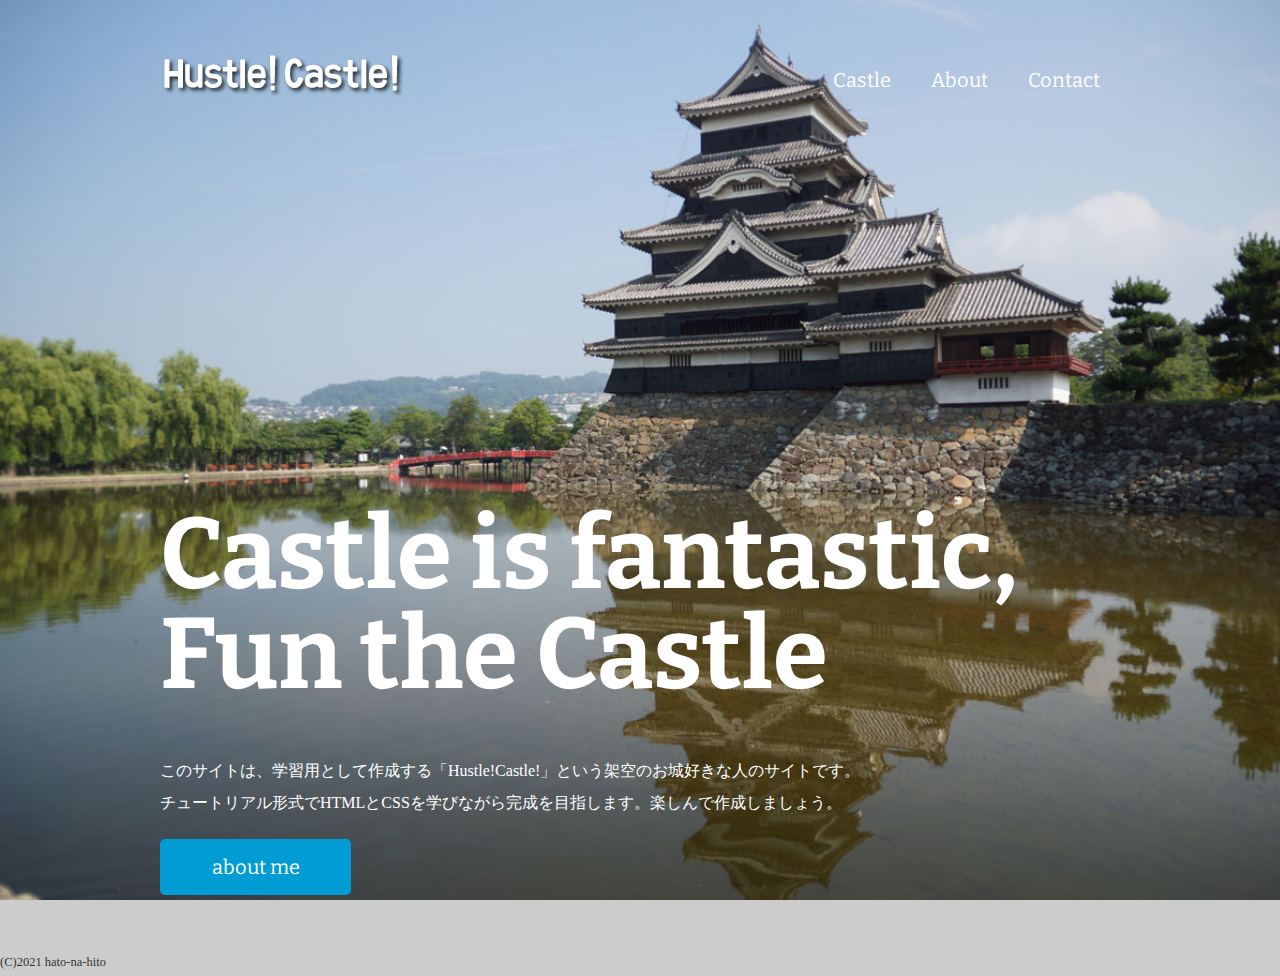
<file: catsle-hp/index.html>
<!DOCTYPE html>
<html lang="ja">
<head>
    <meta charset="UTF-8">
    <meta http-equiv="X-UA-Compatible" content="IE=edge">
    <meta name="viewport" content="width=device-width, initial-scale=1.0">
    <title>Hustle!Catsule! |お城大好き「はとなひと」のお城に関するウェブサイト</title>
    <link rel="preconnect" href="https://fonts.gstatic.com">
<link href="https://fonts.googleapis.com/css2?family=Bitter:wght@700&display=swap" rel="stylesheet">
    <link href="css/style.css" rel="stylesheet">
</head>
<!-- <body id="common"> -->
<body id="index">

<!--headerはじまり-->
<header>
    <div class="logo">
        <a href="index.html"><img src="images/logo.png" alt="Hustle! Castle!"></a>
    </div>
    <nav>
        <ul class="global-nav">
            <li><a href="castle.html">Castle</a></li>
            <li><a href="about.html">About</a></li>
            <li><a href="contact.html">Contact</a></li>
        </ul>
    </nav>
</header>
<!--headerおわり-->

<!--wrapはじまり-->
<div id="wrap">
    <div class="content">
        <h1>Castle is fantastic, Fun the Castle</h1>
        <p>このサイトは、学習用として作成する「Hustle!Castle!」という架空のお城好きな人のサイトです。
            <br>チュートリアル形式でHTMLとCSSを学びながら完成を目指します。楽しんで作成しましょう。</p>
        <p class="btn"><a href="about.html">about me</a></p>
    </div>
</div>
<!--wrapおわり-->

<!--footerはじまり-->
<div id="footer">
    <small>(C)2021 hato-na-hito</small>
</div>
<!--footerおわり-->

</body>
</html>
</file>
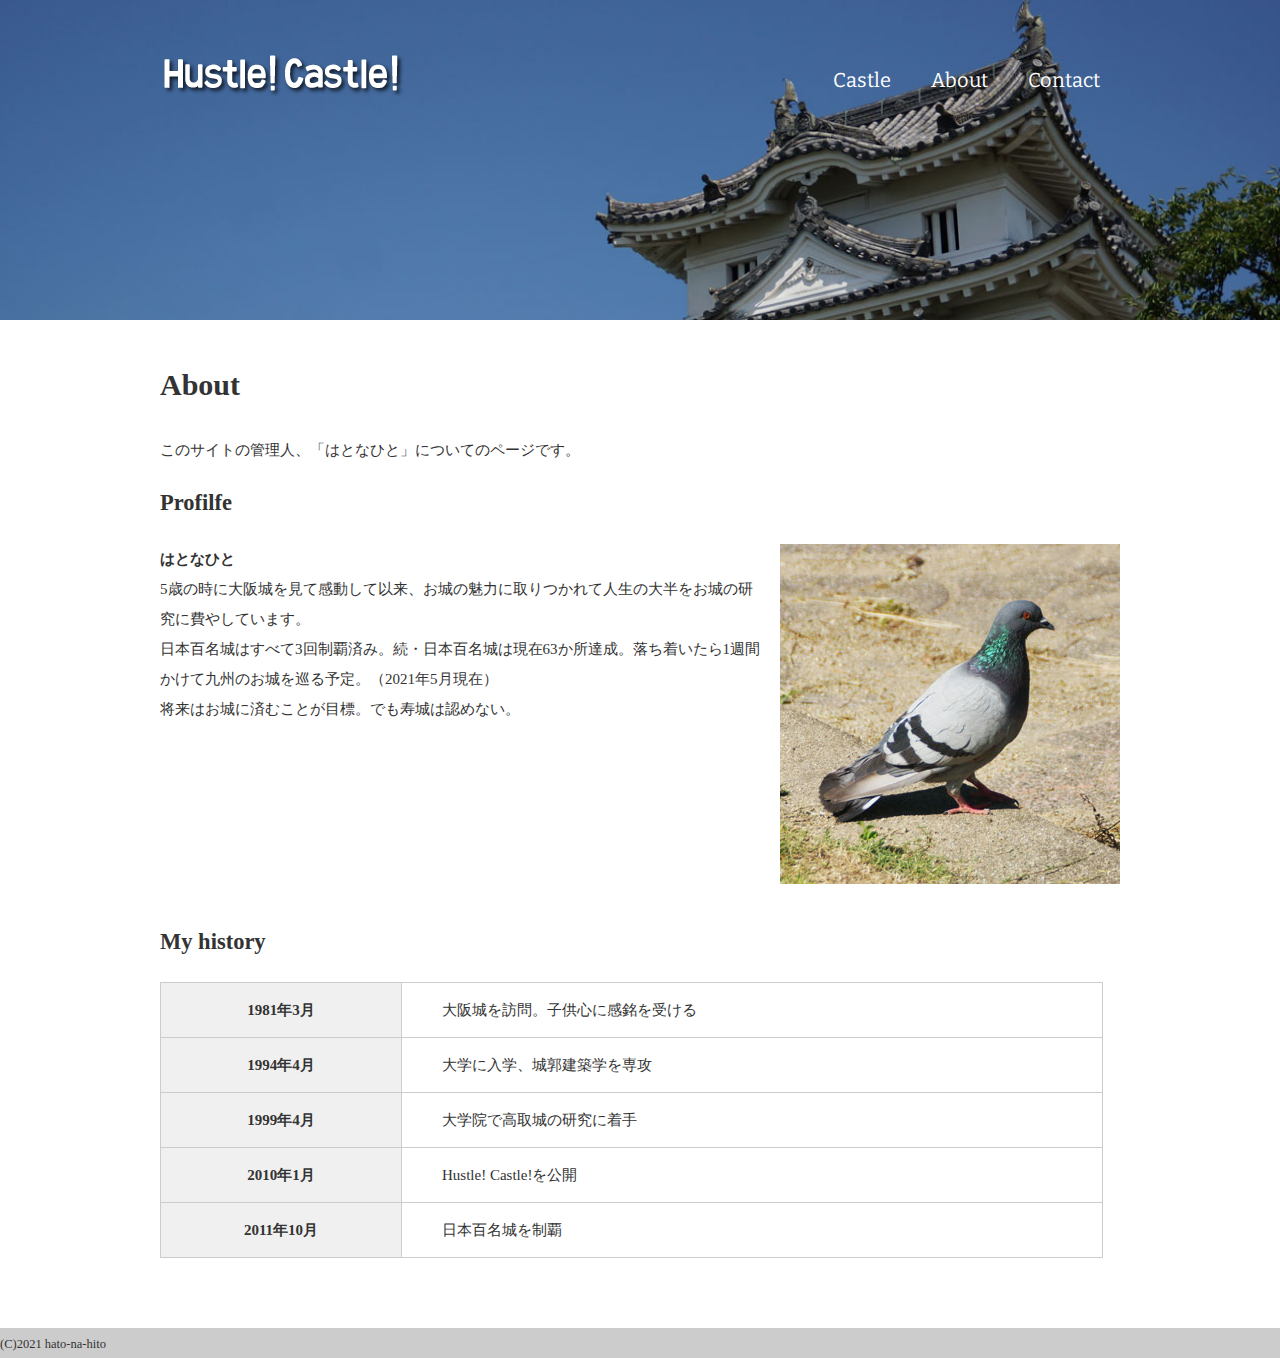
<file: catsle-hp/about.html>
<!DOCTYPE html>
<html lang="ja">
<head>
    <meta charset="UTF-8">
    <meta http-equiv="X-UA-Compatible" content="IE=edge">
    <meta name="viewport" content="width=device-width, initial-scale=1.0">
    <title>About | Hustle!Catsule!</title>
    <link rel="preconnect" href="https://fonts.gstatic.com">
    <link href="https://fonts.googleapis.com/css2?family=Bitter:wght@700&display=swap" rel="stylesheet">
    <link href="css/style.css" rel="stylesheet">
</head>
<!-- <body id="common"> -->
<body id="about">

<!--headerはじまり-->
<header>
    <div class="logo">
        <a href="index.html"><img src="images/logo.png" alt="Hustle! Castle!"></a>
    </div>
    <nav>
        <ul class="global-nav">
            <li><a href="castle.html">Castle</a></li>
            <li><a href="about.html">About</a></li>
            <li><a href="contact.html">Contact</a></li>
        </ul>
    </nav>
</header>
<!--headerおわり-->

<!--wrapはじまり-->
<div id="wrap">
    <div class="content">
        <div class="main-center">
            <h1>About</h1>
            <p>このサイトの管理人、「はとなひと」についてのページです。</p>
            <section class="profile">
                <div class="profile-txt">
                    <h2 class="icon">Profilfe</h2>
                    <div class="profile-box">
                        <p><span>はとなひと</span><br>5歳の時に大阪城を見て感動して以来、お城の魅力に取りつかれて人生の大半をお城の研究に費やしています。<br>
                            日本百名城はすべて3回制覇済み。続・日本百名城は現在63か所達成。落ち着いたら1週間かけて九州のお城を巡る予定。（2021年5月現在）<br>
                            将来はお城に済むことが目標。でも寿城は認めない。</p>
                        <img src="images/about-profile.jpg" alt="はと" class="profile-image">
                    </div>
                </div>
            </section>
            <section class="career">
                <h2 class="icon">My history</h2>
                <table>
                    <tbody>
                        <tr>
                            <th>1981年3月</th>
                            <td>大阪城を訪問。子供心に感銘を受ける</td>
                        </tr>
                        <tr>
                            <th>1994年4月</th>
                            <td>大学に入学、城郭建築学を専攻</td>
                        </tr>
                        <tr>
                            <th>1999年4月</th>
                            <td>大学院で高取城の研究に着手</td>
                        </tr>
                        <tr>
                            <th>2010年1月</th>
                            <td>Hustle! Castle!を公開</td>
                        </tr>
                        <tr>
                            <th>2011年10月</th>
                            <td>日本百名城を制覇</td>
                        </tr>
                    </tbody>
                </table>
            </section>
        </div>
    </div>
</div>
<!--wrapおわり-->

<!--footerはじまり-->
<div id="footer">
    <small>(C)2021 hato-na-hito</small>
</div>
<!--footerおわり-->

</body>
</html>
</file>
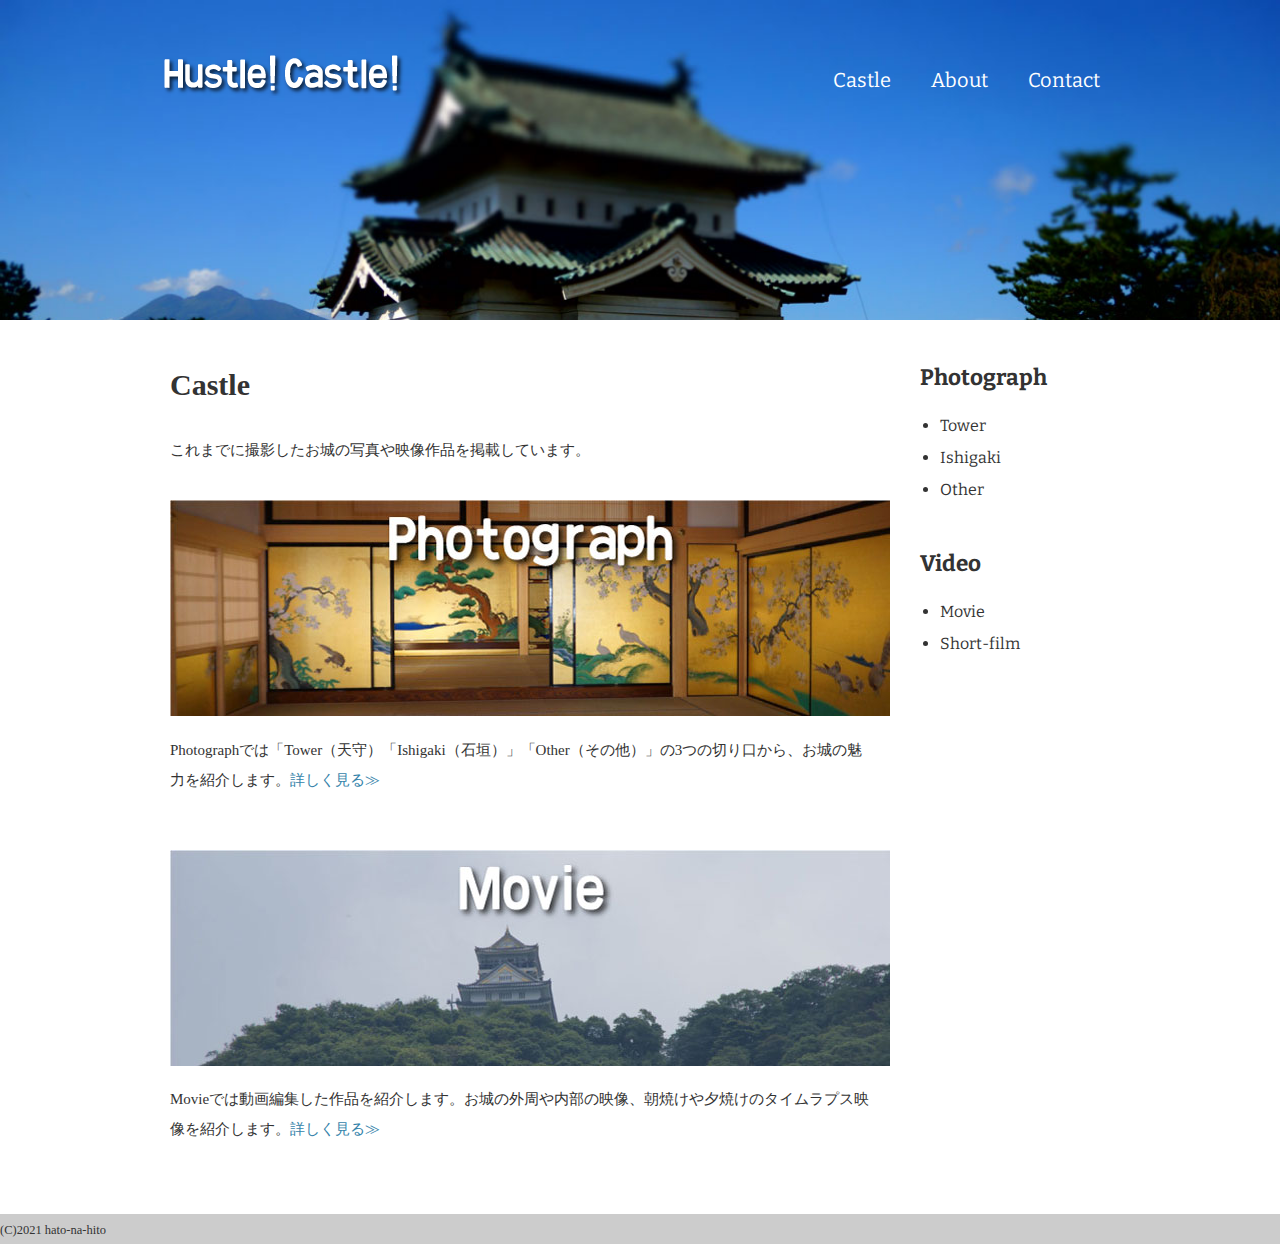
<file: catsle-hp/castle.html>
<!DOCTYPE html>
<html lang="ja">
<head>
    <meta charset="UTF-8">
    <meta http-equiv="X-UA-Compatible" content="IE=edge">
    <meta name="viewport" content="width=device-width, initial-scale=1.0">
    <title>Castle | Hustle!Catsule! |お城大好き「はとなひと」のお城に関するウェブサイト</title>
    <link rel="preconnect" href="https://fonts.gstatic.com">
<link href="https://fonts.googleapis.com/css2?family=Bitter:wght@700&display=swap" rel="stylesheet">
    <link href="css/style.css" rel="stylesheet">
</head>
<!-- <body id="common"> -->
<body id="castle">

<!--headerはじまり-->
<header>
    <div class="logo">
        <a href="index.html"><img src="images/logo.png" alt="Hustle! Castle!"></a>
    </div>
    <nav>
        <ul class="global-nav">
            <li><a href="castle.html">Castle</a></li>
            <li><a href="about.html">About</a></li>
            <li><a href="contact.html">Contact</a></li>
        </ul>
    </nav>
</header>
<!--headerおわり-->

<!--wrapはじまり-->
<div id="wrap">
    <div class="content castle-box">
        <div class="main">
            <h1>Castle</h1>
            <p>これまでに撮影したお城の写真や映像作品を掲載しています。</p>
            <section>
                <h2><a href="photograph.html"><img src="images/portfolio-photo.jpg" alt="PHOTOGRAPH"></a></h2>
                <p>Photographでは「Tower（天守）「Ishigaki（石垣）」「Other（その他）」の3つの切り口から、お城の魅力を紹介します。<a href="photograph.html">詳しく見る≫</a></p>
            </section>
            
            <section>
                <h2><a href="video.html"><img src="images/portfolio-video.jpg" alt="VIDEO"></a></h2>
                <p>Movieでは動画編集した作品を紹介します。お城の外周や内部の映像、朝焼けや夕焼けのタイムラプス映像を紹介します。<a href="video.html">詳しく見る≫</a></p>
            </section>
        </div>
        <aside class="sidebar">
            <section>
                <h2>Photograph</h2>
                <ul>
                    <li><a href="photograph.html#tower">Tower</a></li>
                    <li><a href="photograph.html#ishigaki">Ishigaki</a></li>
                    <li><a href="photograph.html#other">Other</a></li>
                </ul>
            </section>

            <section>
                <h2>Video</h2>
                <ul>
                    <li><a href="video.html#movie">Movie</a></li>
                    <li><a href="video.html#short-film">Short-film</a></li>
                </ul>
            </section>
        </aside>
    </div>
</div>
<!--wrapおわり-->

<!--footerはじまり-->
<div id="footer">
    <small>(C)2021 hato-na-hito</small>
</div>
<!--footerおわり-->

</body>
</html>
</file>
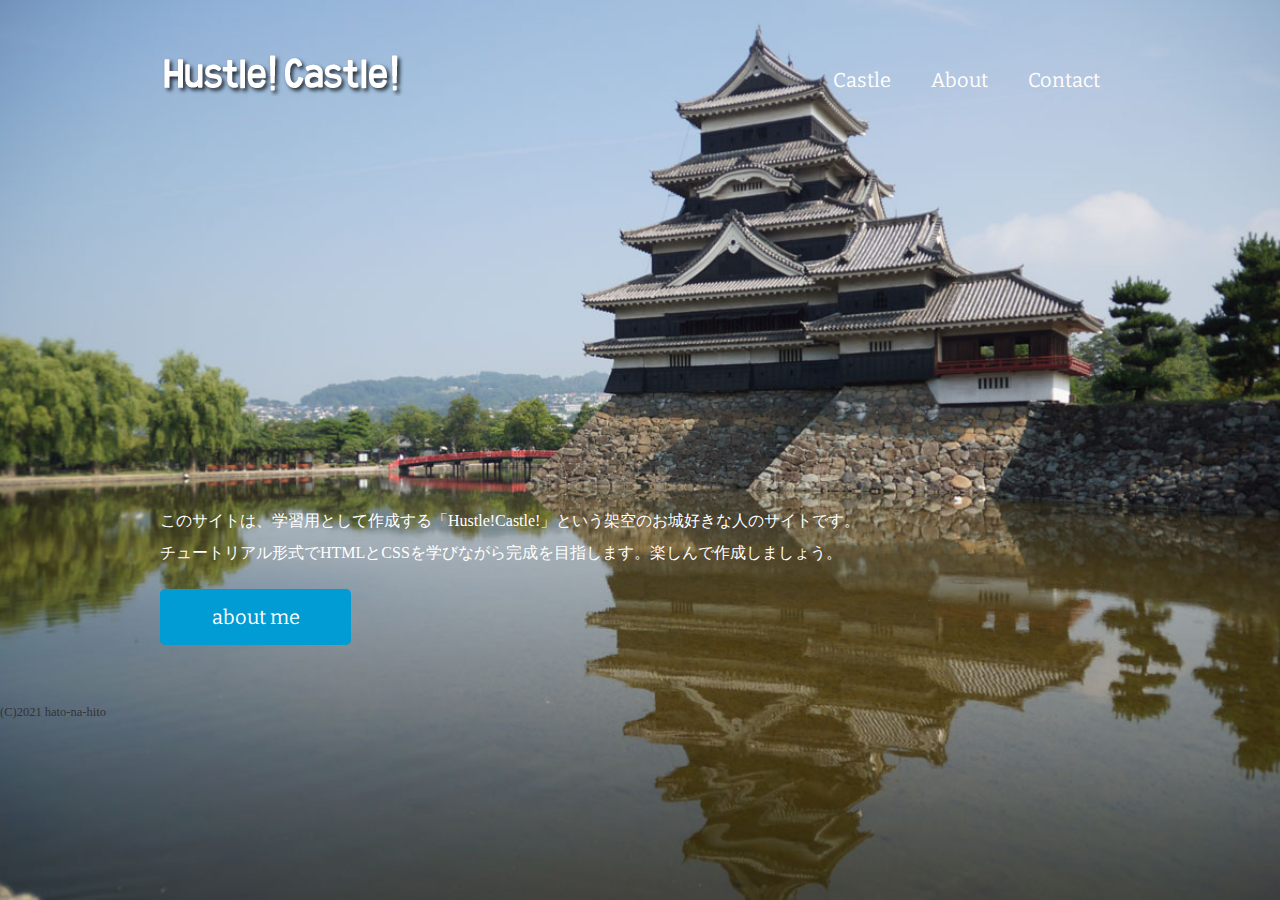
<file: catsle-hp/common.html>
<!DOCTYPE html>
<html lang="ja">
<head>
    <meta charset="UTF-8">
    <meta http-equiv="X-UA-Compatible" content="IE=edge">
    <meta name="viewport" content="width=device-width, initial-scale=1.0">
    <title>Hustle!Catsule! |お城大好き「はとなひと」のお城に関するウェブサイト</title>
    <link rel="preconnect" href="https://fonts.gstatic.com">
    <link href="https://fonts.googleapis.com/css2?family=Bitter:wght@700&display=swap" rel="stylesheet">
    <link href="css/style.css" rel="stylesheet">
</head>
<!-- <body id="common"> -->
<body id="index">

<!--headerはじまり-->
<header>
    <div class="logo">
        <a href="index.html"><img src="images/logo.png" alt="Hustle! Castle!"></a>
    </div>
    <nav>
        <ul class="global-nav">
            <li><a href="castle.html">Castle</a></li>
            <li><a href="about.html">About</a></li>
            <li><a href="contact.html">Contact</a></li>
        </ul>
    </nav>
</header>
<!--headerおわり-->

<!--wrapはじまり-->
<div id="wrap">
    <div class="content">
        <p>このサイトは、学習用として作成する「Hustle!Castle!」という架空のお城好きな人のサイトです。
            <br>チュートリアル形式でHTMLとCSSを学びながら完成を目指します。楽しんで作成しましょう。</p>
        <p class="btn"><a href="about.html">about me</a></p>
    </div>
</div>
<!--wrapおわり-->

<!--footerはじまり-->
<div id="footer">
    <small>(C)2021 hato-na-hito</small>
</div>
<!--footerおわり-->

</body>
</html>
</file>
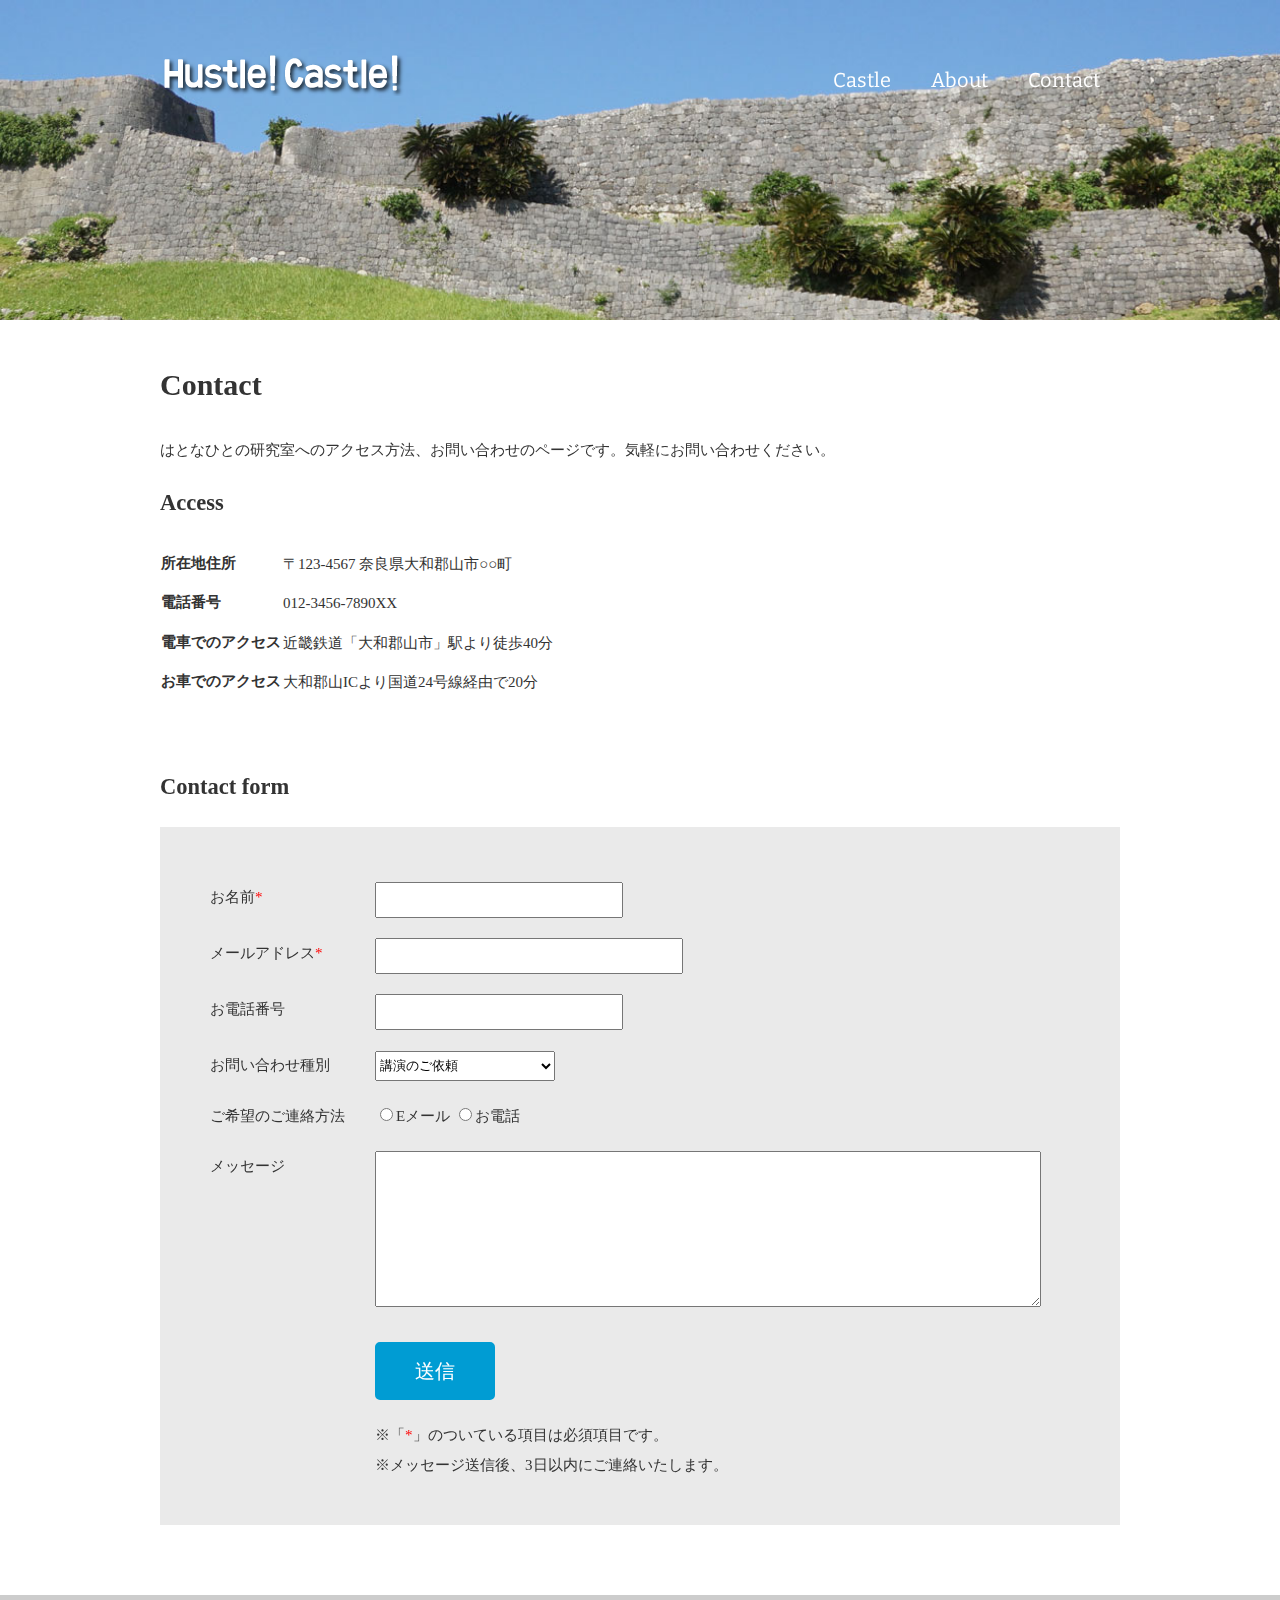
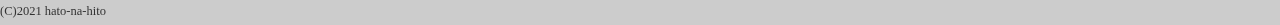
<file: catsle-hp/contact.html>
<!DOCTYPE html>
<html lang="ja">
<head>
    <meta charset="UTF-8">
    <meta http-equiv="X-UA-Compatible" content="IE=edge">
    <meta name="viewport" content="width=device-width, initial-scale=1.0">
    <title>Contact | Hustle!Catsule!</title>
    <link rel="preconnect" href="https://fonts.gstatic.com">
    <link href="https://fonts.googleapis.com/css2?family=Bitter:wght@700&display=swap" rel="stylesheet">
    <link href="css/style.css" rel="stylesheet">
</head>
<!-- <body id="common"> -->
<body id="contact">

<!--headerはじまり-->
<header>
    <div class="logo">
        <a href="index.html"><img src="images/logo.png" alt="Hustle! Castle!"></a>
    </div>
    <nav>
        <ul class="global-nav">
            <li><a href="castle.html">Castle</a></li>
            <li><a href="about.html">About</a></li>
            <li><a href="contact.html">Contact</a></li>
        </ul>
    </nav>
</header>
<!--headerおわり-->

<!--wrapはじまり-->
<div id="wrap">
    <div class="content">
        <div class="main-center">
            <h1>Contact</h1>
            <p>はとなひとの研究室へのアクセス方法、お問い合わせのページです。気軽にお問い合わせください。</p>
            <section class="access">
                <h2 class="icon">Access</h2>
                <table>
                    <tr>
                        <th>所在地住所</th>
                        <td>〒123-4567 奈良県大和郡山市○○町</td>
                    </tr>
                    <tr>
                        <th>電話番号</th>
                        <td>012-3456-7890XX</td>
                    </tr>
                    <tr>
                        <th>電車でのアクセス</th>
                        <td>近畿鉄道「大和郡山市」駅より徒歩40分</td>
                    </tr>
                    <tr>
                        <th>お車でのアクセス</th>
                        <td>大和郡山ICより国道24号線経由で20分</td>
                    </tr>
                </table>
                <iframe src="https://www.google.com/maps/embed?pb=!1m18!1m12!1m3!1d3282.1243507643753!2d135.80568745006434!3d34.651562380351166!2m3!1f0!2f0!3f0!3m2!1i1024!2i768!4f13.1!3m3!1m2!1s0x60013a734180c54b%3A0x33d905abe8ee2753!2z44CSNjMwLTg0NTIg5aWI6Imv55yM5aWI6Imv5biC5YyX5LmL5bqE6KW_55S677yR5LiB55uu77yU4oiS77yR77yVIOaWsOW6g-ekvg!5e0!3m2!1sja!2sjp!4v1631753500395!5m2!1sja!2sjp" width="460" height="220" style="border:0;" allowfullscreen="" loading="lazy"></iframe>
            </section>
            <section>
                <h2 class="icon">Contact form</h2>
                <div class="form">
                    <form>
                        <dl>
                            <dt><span class="required">お名前</span></dt>
                            <dd><input type="text" name="name" class="name" required></dd>
                            <dt><span class="required">メールアドレス</span></dt>
                            <dd><input type="email" name="email" class="email" required></dd>
                            <dt>お電話番号</dt>
                            <dd><input type="tel" name="tel" class="tel"></dd>
                            <dt>お問い合わせ種別</dt>
                            <dd>
                                <select name="type" class="type">
                                    <option value="講演のご依頼">講演のご依頼</option>
                                    <option value="各種メディア出演のご依頼">各種メディア出演のご依頼</option>
                                    <option value="その他のお問い合わせ">その他のお問い合わせ</option>
                                </select>
                            </dd>
                            <dt>ご希望のご連絡方法</dt>
                            <dd>
                                <input type="radio" name="contact" value="Eメール">Eメール
                                <input type="radio" name="contact" value="お電話">お電話
                            </dd>
                            <dt>メッセージ</dt>
                            <dd><textarea name="message" class="message"></textarea></dd>
                        </dl>
                        <button type="submit">送信</button>
                    </form>
                    <div class="attention">
                        <p>※「<span class="required"></span>」のついている項目は必須項目です。<br>※メッセージ送信後、3日以内にご連絡いたします。<br></p>
                    </div>
                </div>
            </section>
        </div>
    </div>
</div>
<!--wrapおわり-->

<!--footerはじまり-->
<div id="footer">
    <small>(C)2021 hato-na-hito</small>
</div>
<!--footerおわり-->

</body>
</html>
</file>
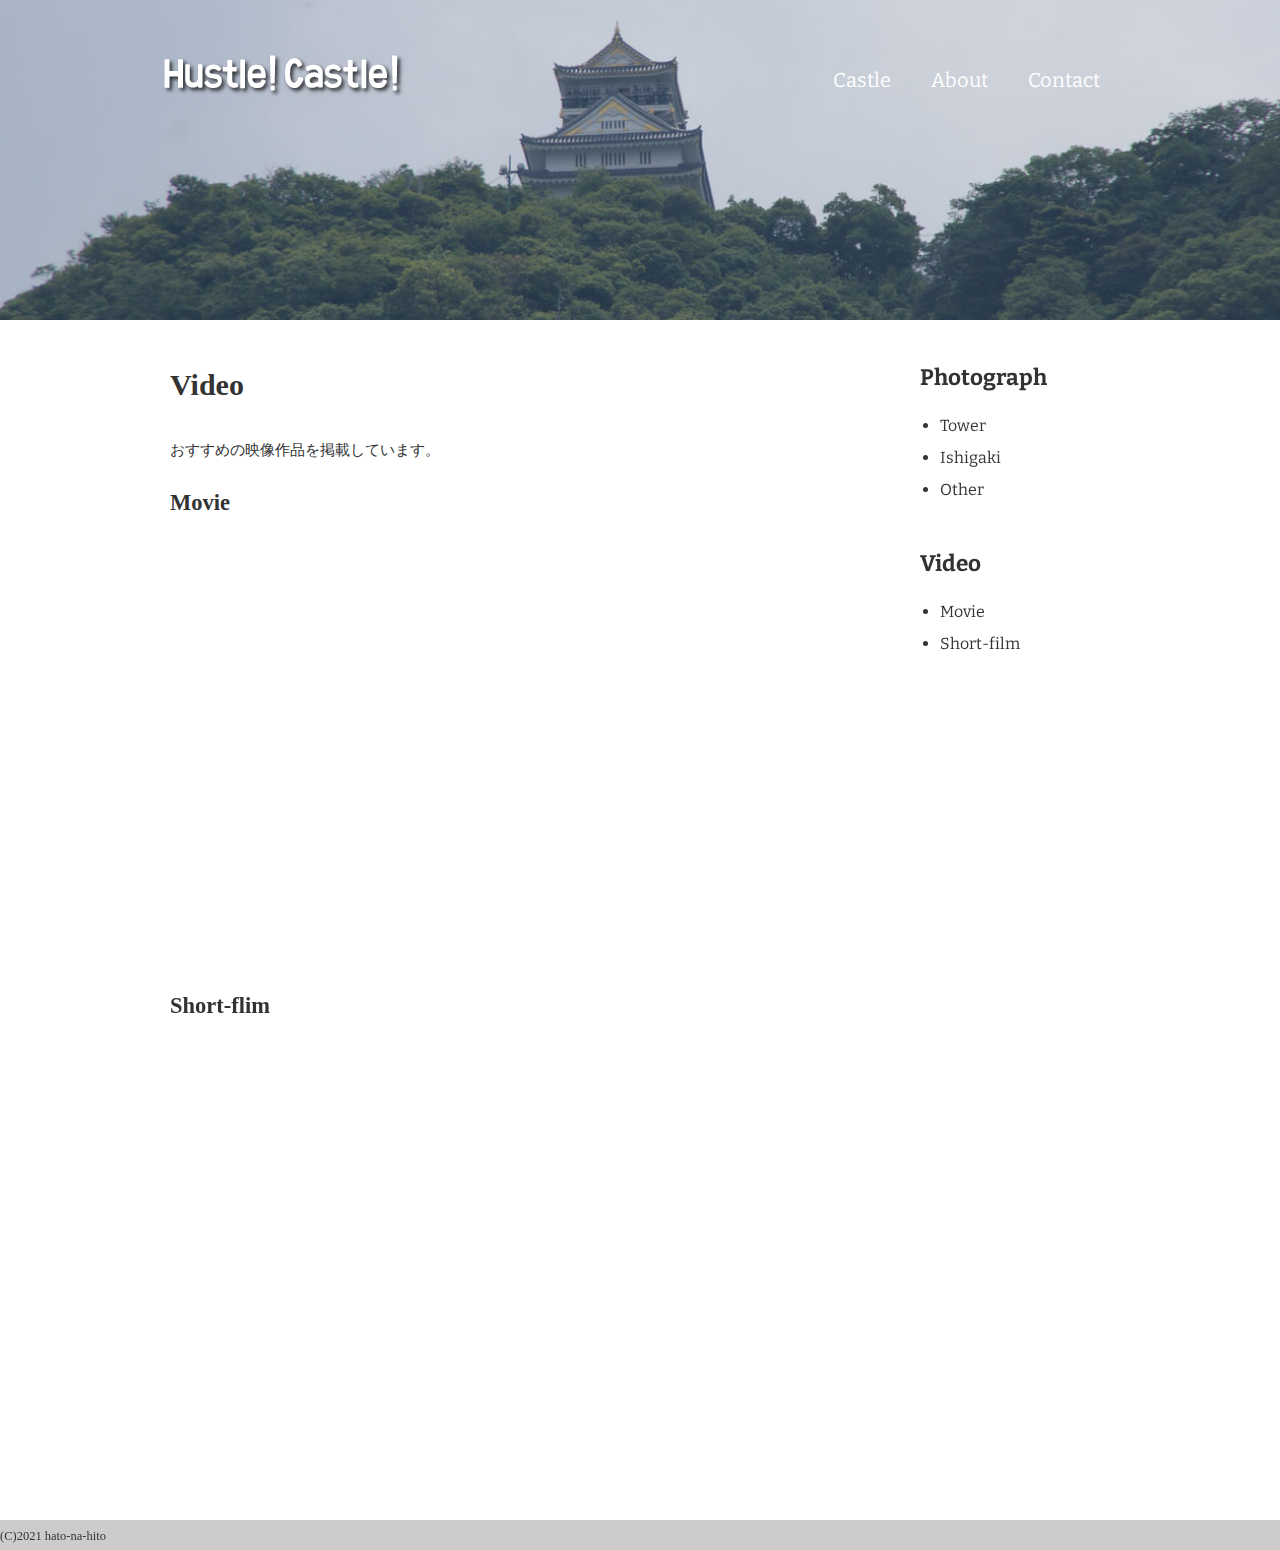
<file: catsle-hp/video.html>
<!DOCTYPE html>
<html lang="ja">
<head>
    <meta charset="UTF-8">
    <meta http-equiv="X-UA-Compatible" content="IE=edge">
    <meta name="viewport" content="width=device-width, initial-scale=1.0">
    <title>Video |風景写真家「SNAPPERS」</title>
    <link rel="preconnect" href="https://fonts.gstatic.com">
    <link href="https://fonts.googleapis.com/css2?family=Bitter:wght@700&display=swap" rel="stylesheet">
    <link href="css/style.css" rel="stylesheet">
</head>
<!-- <body id="common"> -->
<body id="video">

<!--headerはじまり-->
<header>
    <div class="logo">
        <a href="index.html"><img src="images/logo.png" alt="Hustle! Castle!"></a>
    </div>
    <nav>
        <ul class="global-nav">
            <li><a href="castle.html">Castle</a></li>
            <li><a href="about.html">About</a></li>
            <li><a href="contact.html">Contact</a></li>
        </ul>
    </nav>
</header>
<!--headerおわり-->

<!--wrapはじまり-->
<div id="wrap">
    <div class="content castle-box">
        <div class="main">
            <h1>Video</h1>
            <p>おすすめの映像作品を掲載しています。</p>
            <section id="movie">
                <h2 class="icon">Movie</h2>
                <iframe width="700" height="394" src="https://youtu.be/7iTirh_S3c4" title="YouTube video player" frameborder="0" allow="accelerometer; autoplay; clipboard-write; encrypted-media; gyroscope; picture-in-picture" allowfullscreen></iframe>
            </section>
            <section id="short-film">
                <h2 class="icon">Short-flim</h2>
                <iframe width="700" height="394" src="https://youtu.be/35lSZt4unb0" title="YouTube video player" frameborder="0" allow="accelerometer; autoplay; clipboard-write; encrypted-media; gyroscope; picture-in-picture" allowfullscreen></iframe>
            </section>
        </div>
        <aside class="sidebar">
            <section>
                <h2>Photograph</h2>
                <ul>
                    <li><a href="photograph.html#tower">Tower</a></li>
                    <li><a href="photograph.html#ishigaki">Ishigaki</a></li>
                    <li><a href="photograph.html#other">Other</a></li>
                </ul>
            </section>

            <section>
                <h2>Video</h2>
                <ul>
                    <li><a href="video.html#movie">Movie</a></li>
                    <li><a href="video.html#short-film">Short-film</a></li>
                </ul>
            </section>
        </aside>

    </div>
</div>
<!--wrapおわり-->

<!--footerはじまり-->
<div id="footer">
    <small>(C)2021 hato-na-hito</small>
</div>
<!--footerおわり-->

</body>
</html>
</file>
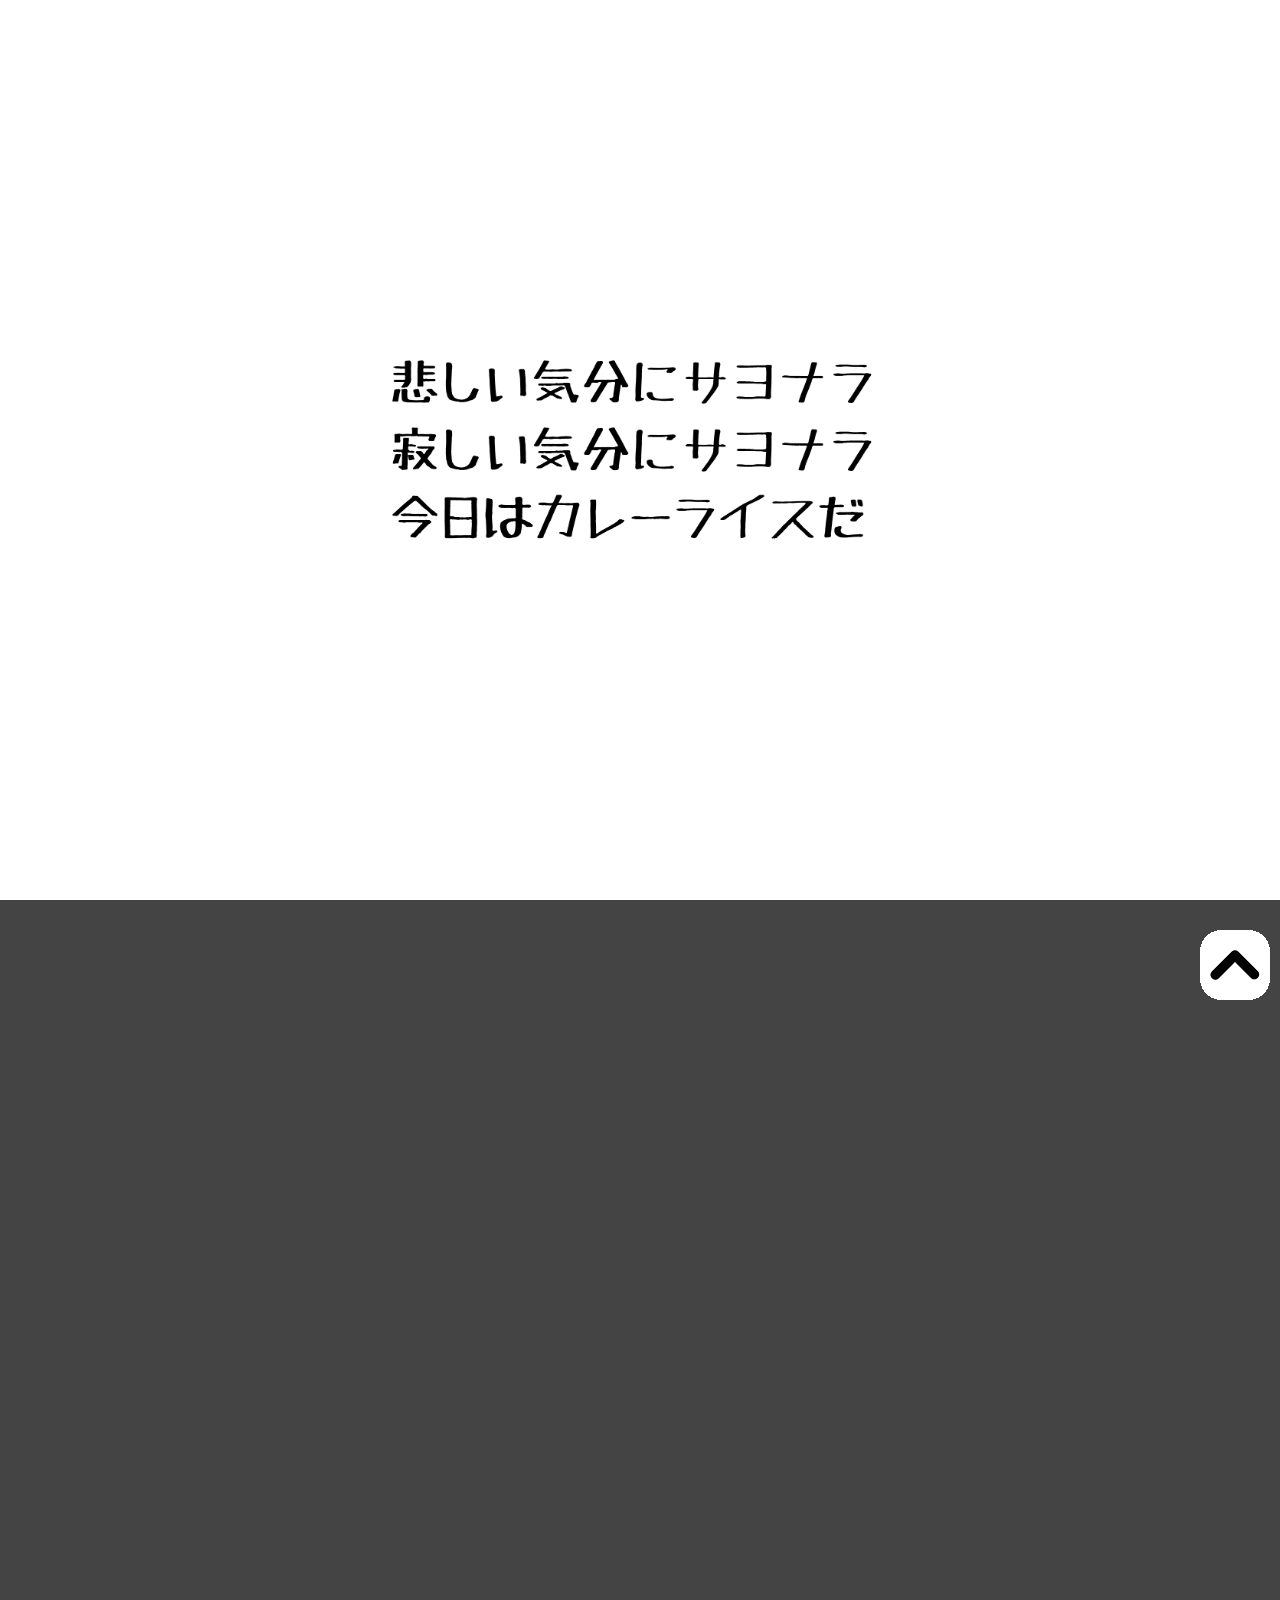
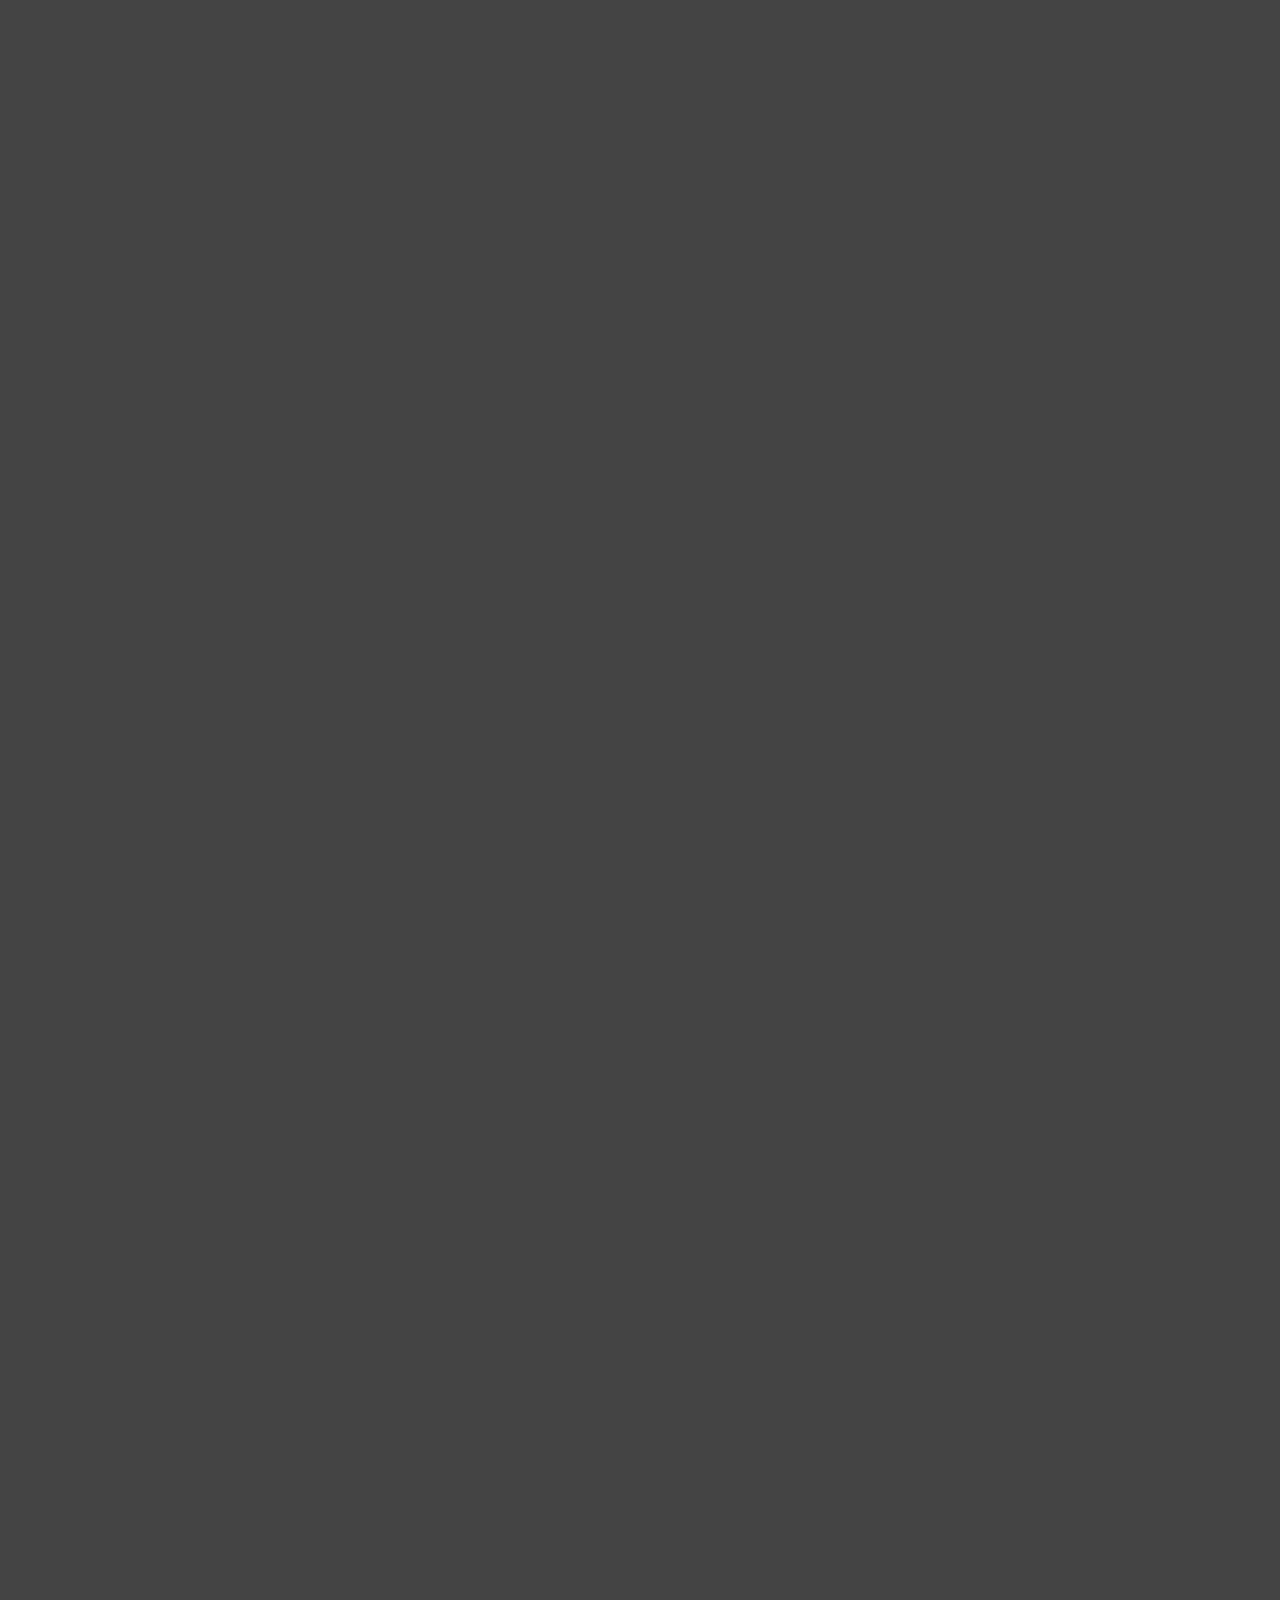
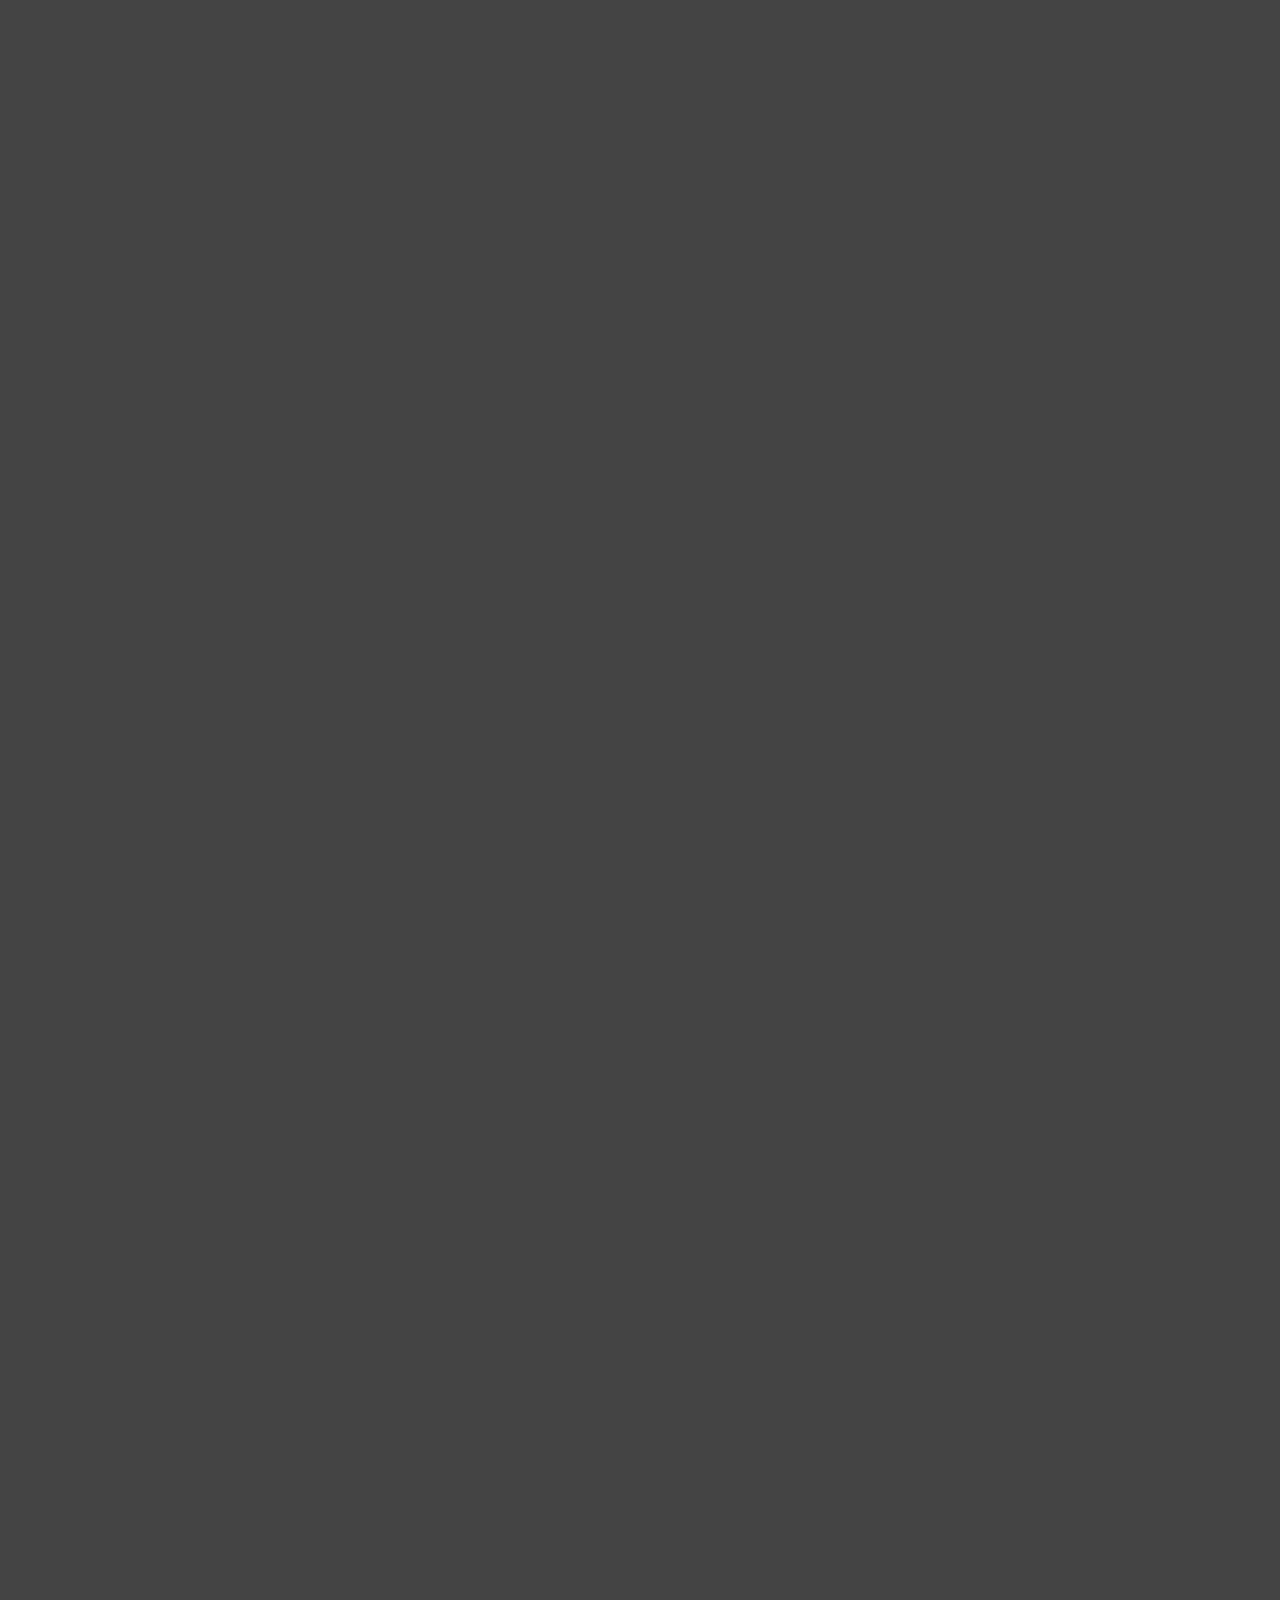
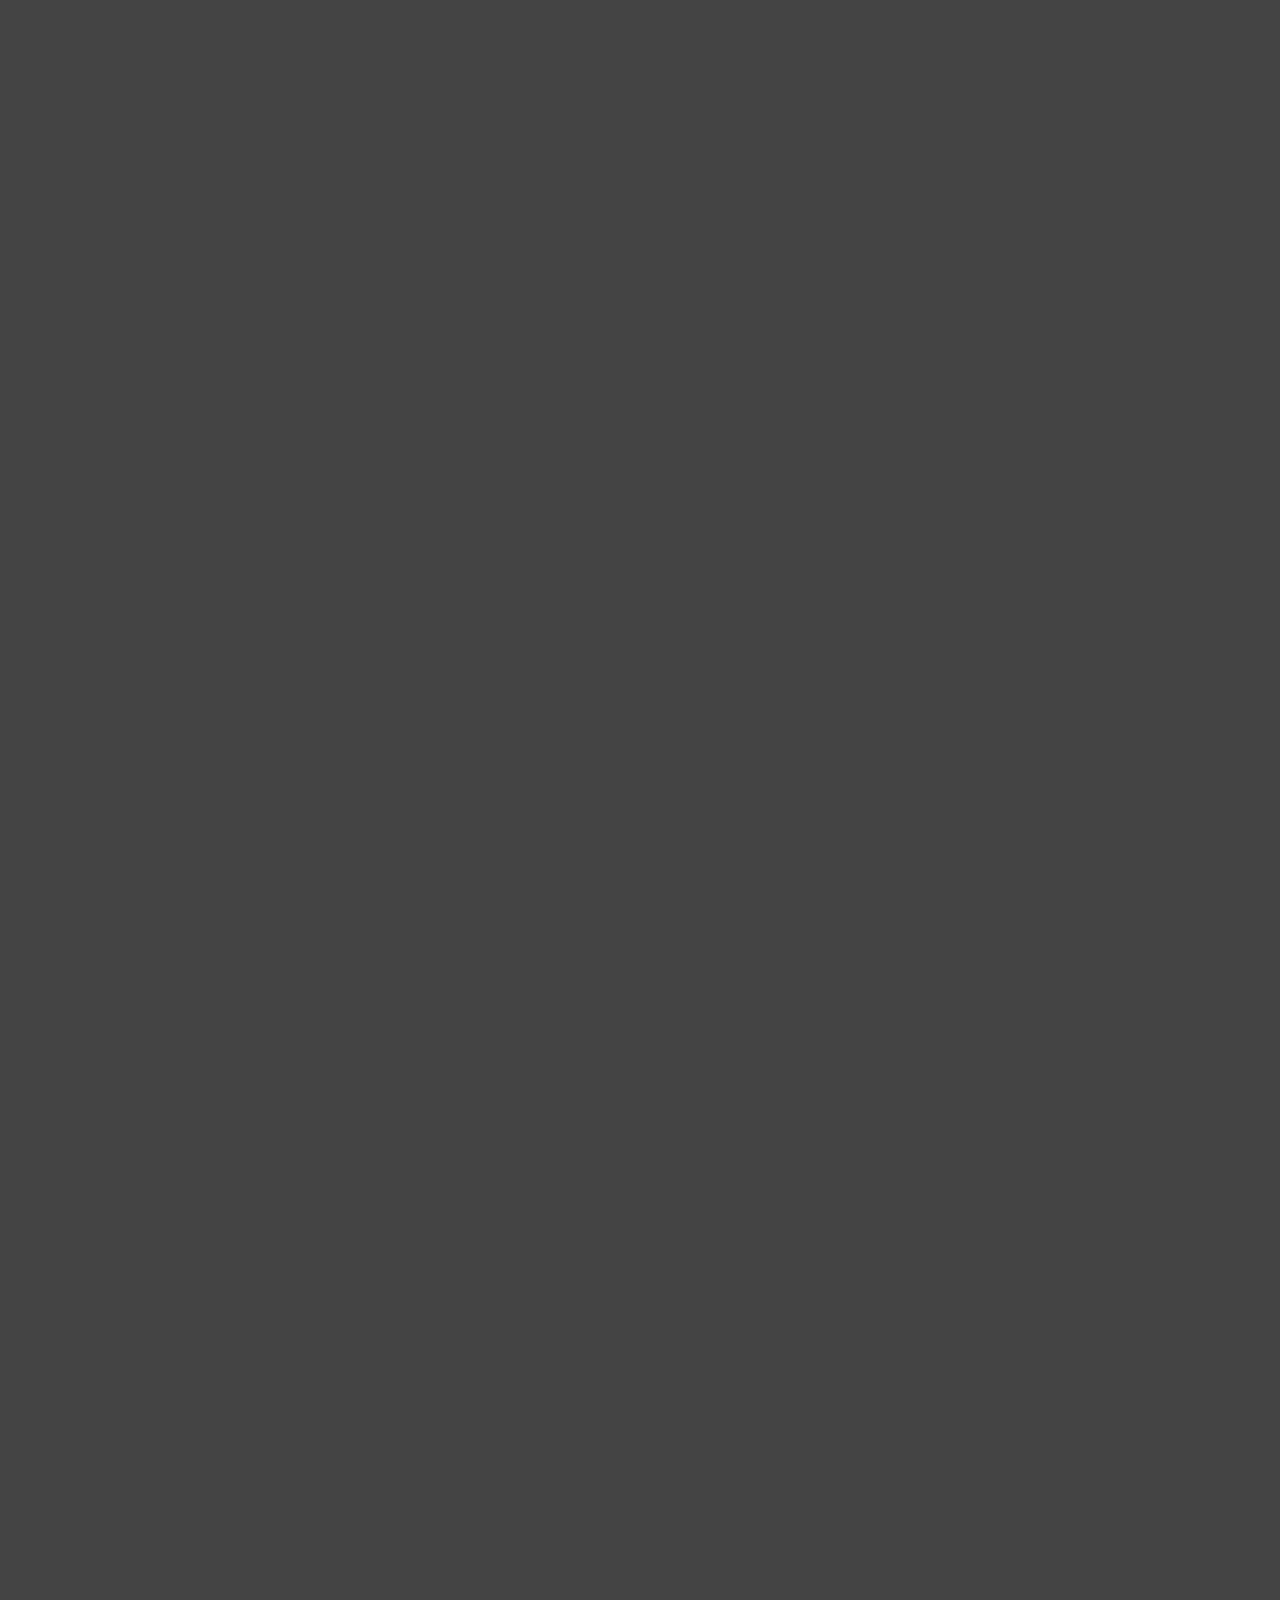
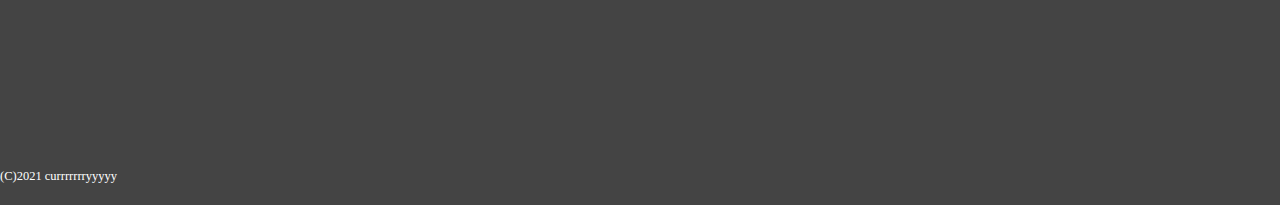
<file: lp-curry-hp/index_curry.html>
<!DOCTYPE html>
<html lang="ja">
<head>
    <meta charset="UTF-8">
    <meta http-equiv="X-UA-Compatible" content="IE=edge">
    <meta name="viewport" content="width=device-width, initial-scale=1.0">
    <title>カレーライスにゃ、かなわないDocument</title>
    <link href="css/style.css" rel="stylesheet">
</head>

<body id="index">
    <!--headerはじまり-->
    <header>
        <div id="header">
            <a href="index_curry.html"><img src="images/logo.png" alt="店名"></a>
            <ul id="navi">
                <li><a href="#kodawari">こだわり</a></li>
                <li><a href="#menu">メニュー</a></li>
                <li><a href="#retort">レトルト</a></li>
                <li><a href="#access">アクセス</a></li>
            </ul>
        </div>
    </header>
    <!--headerおわり-->

    <div id="logo_loader" class="open">
        <div class="f_logo1">
            <img src="images/open_01.png" alt="logo">
        </div>
        <div class="f_logo2">
            <img src="images/open_02.png" alt="logo">
        </div>
        <div class="f_logo3">
            <img src="images/open_03.png" alt="logo">
        </div>
    </div>
    
    <!--wrapはじまり-->
    <div id="wrap">
        <div class="parallax-bg img-bg-01"></div>
        <div class="scrollbox">
            <!-- <img class="top" src="images/top_01.jpg" alt="トントロカレーの写真"> -->
            <div class="text">
                <h1>カレーライスにゃ、かなわない</h1>
                <p>当店は様々なオリジナルカレーをお楽しみいただけるお店であり<br>
                    全国各地のレトルトカレーを取り扱う販売店でもあります。<br>
                    カレーに魅了され、人生の大半をカレーにささげた店主のカレーを、ぜひご笑味ください。
                </p>
            </div>
        </div>
        <div class="parallax-bg img-bg-02"></div>
        <div class="scrollbox">
            <!-- <img class="top" src="images/top_02.jpg" alt="カツカレーの写真"> -->
            <div id="kodawari" class="text">
                <h2>カレーライスにゃ、かなわない</h2>
                <p>カレーは自由闊達なものであり、王道も邪道もあるという考えのもと<br>
                    ご飯wお、ルーを、入れる具材を、トッピングを、器を考え<br>
                    常に新しいカレーを作り、探し、カレーの可能性を探求しています。
                </p>
            </div>
        </div>
        <div class="parallax-bg img-bg-03"></div>
        <div class="scrollbox">
        <!-- <img class="top" src="images/top_03.jpg" alt="黒カレーの写真"> -->
        <div id="menu" class="text">
            <h2>メニュー</h2>
            <p>（価格はすべて税込みです）</p>
        </div>
        <div class="content">
            <div id="curry_menu">
                <img src="images/menu_001.jpg" alt="温玉カレー">
                <div class="mask">
                    <div class="curry_content">
                        <h3>温玉カレー</h3>
                        <p class="price">￥650</p>
                        <p>自家製の温泉卵を<br>ルーと混ぜればマイルドに</p>
                    </div>
                </div>
            </div>
            <div class="curry-menu">
                <img src="images/menu_002.jpg" alt="雑穀米カレー">
                <div class="mask">
                    <div class="curry_content">
                        <h3>雑穀米カレー　￥750</h3>
                        <p>雑穀米とカレーで<br>健康になれる</p>
                    </div>
                </div>
            </div>
            <div class="curry-menu">
                <img src="images/menu_003.jpg" alt="野菜満載カレー">
                <div class="mask">
                    <div class="curry_content">
                        <h3>野菜満載カレー　￥800</h3>
                        <p>とれたての野菜を<br>これでもかと使用</p>
                    </div>                        
                </div>
            </div>
            <div class="curry-menu">
                <img src="images/menu_004.jpg" alt="海老天カレー">
                <div class="mask">
                    <div class="curry_content">
                        <h3>海老天カレー　￥900</h3>
                        <p>だしで割ったカレーに<br>海老天を乗せた和風カレー</p>
                    </div>
                </div>
            </div>
            <div class="curry-menu">
                <img src="images/menu_005.jpg" alt="満腹カレー">
                <div class="mask">
                    <div class="curry_content">
                        <h3>満腹カレー　￥900</h3>
                        <p>とんかつ・エビフライ<br>唐揚げをトッピング</p>
                    </div>
                </div>
            </div>
            <div class="curry-menu">
                <img src="images/menu_006.jpg" alt="チキン南蛮カレー">
                <div class="mask">
                    <div class="curry_content">
                        <h3>チキン南蛮カレー　￥950</h3>
                        <p>店主一押しの<br>チキン南蛮をどうぞ</p>
                    </div>
                </div>
            </div>
            <div class="curry-menu">
                <img src="images/menu_007.jpg" alt="百万石カレー">
                <div class="mask">
                    <div class="curry_content">
                        <h3>百万石カレー　￥1,000</h3>
                        <p>大きいカツと<br>山持キャベツが満載</p>
                    </div>
                </div>
            </div>
            <div class="curry-menu">
                <img src="images/menu_008.jpg" alt="人気者カレー">
                <div class="mask">
                    <div class="curry_content">
                        <h3>人気者カレー　￥1,000</h3>
                        <p>トッピングで人気の<br>3種類を集めました</p>
                    </div>
                </div>
            </div>
            <div class="curry-menu">
                <img src="images/menu_009.jpg" alt="金唐カレー">
                <div class="mask">
                    <div class="curry_content">
                        <h3>金唐カレー　￥1,100</h3>
                        <p>金賞を受賞した<br>唐揚げをトッピング</p>
                    </div>
                </div>
            </div>
            <div class="curry-menu">
                <img src="images/menu_010.jpg" alt="黒カツカレー">
                <div class="mask">
                    <div class="curry_content">
                        <h3>黒カツカレー　￥1,150</h3>
                        <p>玄人好みの<br>黒カレーです</p>
                    </div>
                </div>
            </div>
            <div class="curry-menu">
                <img src="images/menu_011.jpg" alt="ダムカレー">
                <div class="mask">
                    <div class="curry_content">
                        <h3>ダムカレー　￥1,200</h3>
                        <p>ご飯をダムに見立てた<br>ボリュームカレーです</p>
                    </div>
                </div>
            </div>
            <div class="space"></div>
        </div>
        <div id="retort" class="text">
            <h2>レトルトカレー</h2>
            <p>全国各地のレトルトカレーを販売しています。<br>ご当地物から一風変わったものまで取り揃えています。</p>
        </div>
        <div id="grid-area">
            <div class="img-101 ov-hid">
                <img src="images\retort_101.jpg" alt="やきとりカレー">
            </div>
            <div class="img-102 ov-hid">
                <img src="images/retort_102.jpg" alt="Funkyカレー">
            </div>
            <div class="img-201 ov-hid">
                <img src="images/retort_201.jpg" alt="肉じゃがカレー">
            </div>
            <div class="img-202 ov-hid">
                <img src="images/retort_202.jpg" alt="ふくカレー">
            </div>
            <div class="img-203 ov-hid">
                <img src="images/retort_203.jpg" alt="流氷カレー">
            </div>
            <div class="img-301 ov-hid">
                <img src="images/retort_301.jpg" alt="飛騨牛カレー">
            </div>
            <div class="img-302 ov-hid">
                <img src="images/retort_302.jpg" alt="奥出雲和牛カレー">
            </div>
            <div class="img-303 ov-hid">
                <img src="images/retort_303.jpg" alt="やきとりカレー">
            </div>
            <div class="img-401 ov-hid">
                <img src="images/retort_401.jpg" alt="酒粕カレー">
            </div>
            <div class="img-402 ov-hid">
                <img src="images/retort_402.jpg" alt="たこカレー">
            </div>
            <div class="img-403 ov-hid">
                <img src="images/retort_403.jpg" alt="京都麦酒地ビールカレー">
            </div>
            <div class="img-404 ov-hid">
                <img src="images/retort_404.jpg" alt="FRUITY CURRY">
            </div>
            <div class="img-405 ov-hid">
                <img src="images/retort_405.jpg" alt="戦国カレー">
            </div>
            <div class="img-406 ov-hid">
                <img src="images/retort_406.jpg" alt="よこすか海軍カレー">
            </div>
            <div class="img-407 ov-hid">
                <img src="images/retort_407.jpg" alt="かきカレー">
            </div>
            <div class="img-408 ov-hid">
                <img src="images/retort_408.jpg" alt="龍馬カレー">
            </div>
            <div class="img-409 ov-hid">
                <img src="images/retort_409.jpg" alt="大間まぐろカレー">
            </div>
            <div class="img-410 ov-hid">
                <img src="images/retort_410.jpg" alt="道産豚の角煮カレー">
            </div>
        </div>
        <div id="access" class="text">
            <h2>アクセス</h2>
            <div class="info">
                <table>
                <tr>
                    <th>店名</th>
                    <td>カレーライスにゃ、かなわない</td>
                </tr>
                <tr>
                    <th>郵便番号</th>
                    <td>000-0000</td>
                </tr>
                <tr>
                    <th>住所</th>
                    <td>大阪府大阪市○○町XXXXX-X</td>
                </tr>
                <tr>
                    <th>電話番号</th>
                    <td>06-0000-0000</td>
                </tr>
                <tr>
                    <th>Email</th>
                    <td>kareeeee@kanawanaikare-.com</td>
                </tr>
                <tr>
                    <th>URL</th>
                    <td>http://127.0.0.1:5500/index_curry.html</td>
                </tr>
                <tr>
                    <th>最寄り駅</th>
                    <td>大阪メトロ○○駅<br>阪神電車○駅</td>
                </tr>
                </table>
                <iframe src="https://www.google.com/maps/embed?pb=!1m18!1m12!1m3!1d974.7072399201251!2d135.53421740122718!3d34.74271095871982!2m3!1f0!2f0!3f0!3m2!1i1024!2i768!4f13.1!3m3!1m2!1s0x6000e3e531a89be3%3A0x570a51aad0ea036f!2z44CSNTMzLTAwMTQg5aSn6Ziq5bqc5aSn6Ziq5biC5p2x5reA5bed5Yy66LGK5paw77yR5LiB55uu77yS77yR4oiS77yS77ySIOaXpeacrOOCs-ODs-ODlOODpeODvOOCv-WwgumWgOWtpuagoQ!5e0!3m2!1sja!2sjp!4v1635334480230!5m2!1sja!2sjp" style="border:0;" allowfullscreen="" loading="lazy"></iframe>
            </div>
        </div>
            <!-- <div id="goto_top">
                <a href="#header"><img src="images/arrow.jpeg" alt="ページのトップへ戻る"></a>
            </div> -->
        </div>
    </div>
    <!--wrapおわり-->

    <!--footerはじまり-->
    <div id="footer">
        <small>(C)2021 currrrrrryyyyy</small>
    </div>
    <!--footerおわり-->
    <div id="page_top">
        <a href="#" ><img src="images/arrow.gif" alt="ページのトップへ戻る"></a>
    </div>
    <script src="https://ajax.googleapis.com/ajax/libs/jquery/3.4.1/jquery.min.js"></script>
    <script src="js/jquary.js"></script>
</body>
</html>
</file>
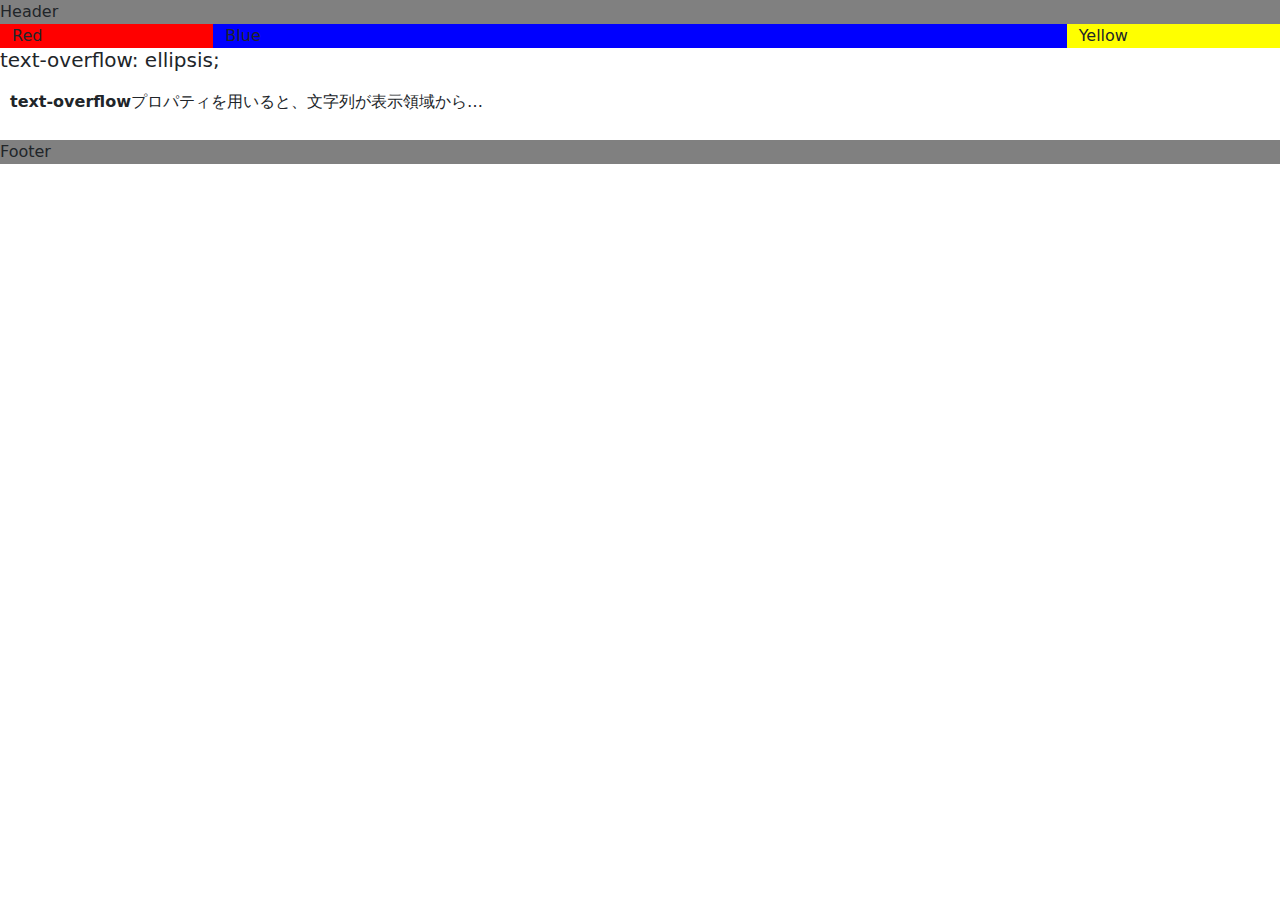
<file: Apps/templates/bootstrap-test.html>
<!DOCTYPE html>
<html lang="ja">
    <head>
        <meta charset="utf-8">
        <meta http-equiv="X-UA-Compatible" content="IE=edge">
        <meta name="viewport" content="width=device-width, initial-scale=1">
        <title>Bootstrap Sample</title>
        <!-- BootstrapのCSS読み込み -->
        <link href="../static/css/bootstrap.min.css" rel="stylesheet">
        <link href="../static/css/mystyle.css" rel="stylesheet">
        <!-- jQuery読み込み -->
        <script src="https://ajax.googleapis.com/ajax/libs/jquery/1.11.3/jquery.min.js"></script>
        <!-- BootstrapのJS読み込み -->
        <script src="../static/js/bootstrap.min.js"></script>
    </head>
<body>
    <!--<h1>Hello, world!</h1>-->
    <header style="background-color:gray">Header</header>
    <div class="container-fluid">
        <div class="row">
            <div class="col-sm-2" style="background-color:red;">Red</div>
            <div class="col-sm-8" style="background-color:blue;">Blue</div>
            <div class="col-sm-2" style="background-color:yellow;">Yellow</div>
        </div>
    </div>
    <h5>text-overflow: ellipsis;</h5>
        <p class="textOverflow1">
        <strong>text-overflow</strong>プロパティを用いると、文字列が表示領域からはみ出してしまった場合、はみ出した文字列を省略記号「…」で省略することができます。
        尚、<strong>text-overflow</strong>プロパティを有効にするには、<strong>widthプロパティより横幅を指定</strong>し、<strong>overflowプロパティにvisible以外</strong>、<strong>white-spaceにnowrap</strong>を指定する必要があるそうです。
        </p>
    <footer style="background-color:gray">Footer</footer>
</body>
</html>
</file>
<file: catsle-hp/css/style.css>
@charset "utf-8";

body {
    margin: 0;
    padding: 0;
    background-color: #cccccc;
    color: #333333;
    font-size: 15px;
    line-height: 2;
}

p,h1,h2,h3,h4,h5,h6 {
    margin-top: 0;
}

img {
    vertical-align: bottom;
}

ul {
    margin: 0;
    padding: 0;
}

a {
    color:#3583aa;
    text-decoration: none;
}

a:visited {
    color: #788d98;
}

a:hover{
    text-decoration: underline;
}

header {
    width: 960px;
    height: 100px;
    margin: 0 auto;
    display: flex;
    justify-content: space-between;
}

.logo {
    margin-top: 50px;
}

.global-nav {
    margin-top: 60px;
    display: flex;
}

.global-nav li {
    margin: 0 20px;
    font-size: 20px;
    list-style: none;
    font-family: 'Bitter','serif';
}

.global-nav li a {
    color: #ffffff;
}

.global-nav li a:hover {
    border-bottom: 2px solid #ffffff;
    padding-bottom: 3px;
    text-decoration: none;
}

#wrap {
    background-color: #ffffff;
    margin-top: 220px;
    padding: 35px 0;
}

.content {
    width: 960px;
    margin: 0 auto;
}

footer {
    text-align: center;
    color: #ffffff;
    padding: 20px 0;
    background-color: #767671;
}

footer small {
    font-size: 12px;
}

#index h1 {
    font-size: 100px;
    line-height: 1;
    color: #ffffff;
    font-family: 'Bitter','serif';
    margin-bottom: 50px;
    border: none
}

#index.content {
    margin-top: 150px;
}

#index p {
    font-size: 16px;
    color: #ffffff;
}

.btn a {
    background-color: #009cd3;
    color: #ffffff;
    font-size: 20px;
    font-family: 'Bitter','serif';
    width: 185px;
    display: block;
    text-align:center;
    line-height: 50px;
    margin-top: 20px;
    border-radius: 5px;
    border: 3px solid #009cd3;
}

.btn a:hover {
    text-decoration: none;
    background-color: #ffffff;
    color: #009cd3;
}

#index footer {
    width:960px;
    margin:150px auto 0 auto;
    text-align: left;
    background-color: transparent;
}

/* indexのところ 2021-05-27*/
#index {
    background-image: url(../images/bg-index.jpg); 
    background-repeat: no-repeat; 
    background-position: center center; 
    background-attachment: fixed; 
    background-size: cover;
}

#index h1 {
    font-size: 100px;
    line-height: 1; 
    color: #fff; 
    font-family: 'Bitter', serif;
    margin-bottom: 50px;
    border: none;
}

#index .content { 
    margin-top: 150px;
}

#index p {
    font-size: 16px; 
    color: #fff;
}

.btn a {
    background-color: #009cd3;
    color: #ffffff;
    font-size: 20px; 
    font-family: 'Bitter', serif;
    width: 185px;
    display: block;
    text-align: center; 
    line-height: 50px; 
    margin-top: 20px; 
    border-radius: 5px; 
    border: 3px solid #009cd3;
}

.btn a:hover {
    text-decoration: none; 
    background-color: #ffffff; 
    color: #009cd3;
}

#index footer  {
    width: 960px; 
    margin: 150px auto 0 auto;
    text-align: left; 
    background-color: transparent;
}

#index #wrap {
    background-color: transparent;
}


/* 2021-06-03 castle部分作る */
#castle {
    background-image: url(../images/bg-castle.jpg);
    background-repeat: no-repeat;
    background-position: center top;
    background-attachment: fixed;
    background-size: 100% auto;
}

#castle .main h2 {
    padding-top: 20px;
}

.main {
    width: 700px;
    margin:0 10px;
}

.sidebar {
    width: 200px;
    font-family: 'Bitter',serif;
}

a img:hover {
    opacity: 0.8;
}

.sidebar h2 {
    margin-bottom: 10px;
}

.sidebar ul {
    font-size: 16px;
    margin-left: 20px;
    margin-bottom: 35px;
}

.sidebar ul a{
    color: #333333;
}

.castle-box {
    display: flex;
    justify-content: space-between;
}

/* 2021-06-17からの所 pohotographページ */
#photograph{
    background-image: url(../images/bg-photograph.jpg);
    background-repeat: no-repeat;
    background-position: center top;
    background-attachment: fixed;
    background-size: 100% auto;
}

#photograph .photograph-list{
    display: flex;
    justify-content: space-between;
    flex-wrap: wrap;
    list-style: none;
}

#photograph .photograph-list img {
    width: 220px;
    margin: 0 0 1rem;
}

#photograph .space{
    width: 220px;
}

#photograph .slider img {
    width: 220px;
}

.slick-prev:before,
.slick-next::before{
    color:#000;
}

/* 2021-09-02からの所 Videoページ */
#video{
    background-image: url(../images/bg-video.jpg);
    background-repeat: no-repeat;
    background-position: center top;
    background-attachment: fixed;
    background-size: 100% auto;
}

/* 2021-09-09追加 aboutページ */
#about{
    background-image: url(../images/bg-about.jpg);
    background-repeat: no-repeat;
    background-position: center top;
    background-attachment: fixed;
    background-size: 100% auto;
}
#about .profile-box{
    width: 100%;
    display: flex;
    justify-content: space-between;
}

#about .profile-txt{
    width: 100%;
}

#about .profile-txt span {
    font-weight: bold;
}

#about .profile-box p{
    padding-right: 1rem;
}

section {
    margin-bottom: 35px;
}

#about .career th{
    width: 240px;
    background-color: #f0f0f0;
    padding: 12px 0;
    border: 1px solid #cccccc;
}

#about .career td{
    width: 660px;
    padding: 12px 0 12px 40px;
    border: 1px solid #cccccc;
}

table {
    border-spacing: 0;
    border-collapse: collapse;
}

/* 2021-09-16 Contactのところ */
#contact{
    background-image: url(../images/bg-contact.jpg);
    background-repeat: no-repeat;
    background-position: center top;
    background-attachment: fixed;
    background-size: 100% auto;
}
#contact .access table{
    float:left;
}

#contact .access th,
#contacct .access td{
    text-align: left;
    vertical-align: top;
    line-height: 2.5;
}

#contact h2{
    clear: both;
}
#contact .access iframe{
    width:460px;
    float:right;
}

#contact .form{
    background-color: #eaeaea;
    padding: 30px 50px;
}

#contact .form dl dt{
    width: 165px;
    padding: 10px 0;
    float: left;
    clear: both;
}

#contact .form dl dd{
    padding: 10px 0;
}

#contact .form .name{
    width: 240px;
    height: 30px;
}

#contact .form .email{
    width: 300px;
    height: 30px;
}

#contact .form .tel{
    width: 240px;
    height: 30px;
}

#contact .form .type{
    width: 180px;
    height: 30px;
}

#contact .form .message{
    width: 660px;
    height: 150px;
}

#contact .form button{
    background-color: #009cd3;
    color: #ffffff;
    font-size: 20px;
    width: 120px;
    display: block;
    text-align: center;
    line-height: 50px;
    border-radius: 5px;
    border: 3px solid #009cd3;
    margin-left: 165px;
}
#contact .form button:hover{
    background-color: #ffffff;
    color: #009cd3;
    cursor: pointer;
}

#contact .form .required:after{
    content: "*";
    color: #ff0000;
}

#contact .form .attention{
    margin: 20px 0 0 165px;
}

/* 2021/10/07から追加 */
@media screen and(max-width:600px){
    body{
        font-size:3.5vw;
    }

    h1{
        font-size:7.2vm;
    }
    h2{
        font-size:6vm;
    }
    h2 img{
        max-width: 100%;
    }
    header{
        width: auto;
        margin: 0 5%;;
    }
    .logo{
        width: 20%;
        float: none;
        margin-top: 60px;
        text-align: center;
    }
    .global-nav{
        float: none;
        margin-top: 40px;
        text-align: center;
    }
    .global-nav li{
        font-size: 2.5vw;
        display: inline;
        float:none;
        margin: 0 8px;
    }
    #wrap{
        margin-top: 40px;
        padding: 35px 0 0;
    }
    .content{
        width: 100%;
    }
    .main{
        float: none;
        width: auto;
        margin: 0 5%;
    }

    .sidebar{
        float:none;
        width: auto;
        margin:0;
        padding: 30px 10% 10px;
        background-color: #f7f6f4;
    }
    #castle{
        background-image: url(../images/bg-castle_sp.jpg);
    }
    .castle-box{
        display: block;
    }
}
</file>
<file: lp-curry-hp/css/style.css>
@charset "UTF-8";

body{
    margin: 0;
    padding: 0;
    background-color: #444444;
    color: #ffffff;
    font-size: 15px;
    line-height: 2;
}
p,h1,h2,h3,h4,h5,h6 {
    margin-top: 0;
}
img {
    vertical-align: bottom;
}
ul {
    margin: 0;
    padding: 0;
}

a {
    color:#3583aa;
    text-decoration: none;
}

a:visited {
    color: #788d98;
}

a:hover{
    text-decoration: underline;
}

p{
    font-size: 1rem;
}
h1{
    font-size: 3rem;
}
h2{
    font-size: 2rem;
}
h3{
    font-size: 1.5rem;
}

header{
    height:80px;
}

#header{
    display:flex;
    justify-content: space-between;
    padding: 1%;
    background-color: rgba(255, 255, 255, 0.7);
    position: fixed;
    width: 100%;
}
#header img{
    width:70%;
    height:auto;
}
#header ul{
    display: flex;
}

#header li{
    margin: 0 20px;
    font-size: 1.2rem;
    list-style: none;
}
#header li a{
    color: #030303;
}

#page_top {
    position: fixed;
    bottom: -100px;
    right: 10px;
}

#logo_loader {
    display: block;
    position: fixed;
    top: 0;
    left: 0;
    width: 100%;
    height: 100vh;
    z-index: 101;
    background-color: #ffffff;
}

#logo_loader .f_logo1 {
    position: absolute;
    top: 0;
    left: 0;
    right: 0;
    bottom: 15%;
    margin: auto;
    width: 500px;
    height: 50px;
    text-align: center;
}
#logo_loader .f_logo2 {
    position: absolute;
    top: 0;
    left: 0;
    right: 0;
    bottom: 0;
    margin: auto;
    width: 500px;
    height: 50px;
    text-align: center;
}
#logo_loader .f_logo3 {
    position: absolute;
    top: 15%;
    left: 0;
    right: 0;
    bottom: 0%;
    margin: auto;
    width: 500px;
    height: 50px;
    text-align: center;
}
#logo_loader .f_logo1 img,.f_logo2 img,.f_logo3 img{
    width: 100%;
    height: auto;
}
#logo_loader .f_logo1:before,
#logo_loader .f_logo2:before,
#logo_loader .f_logo3:before {
    content: "";
    display: block;
    width: 100%;
    height: 110%;
    background-color: #ffffff;
    position: absolute;
    top: 0;
    left: 100%;
    animation: loadLogo 1.5s;
}
#logo_loader .f_logo1:before{
    animation-name: loadLogo;
    animation-duration: 1.5s;
}
@keyframes loadLogo {
    0%{
        left: 0;
    }
    50%{
        left:50%;
    }
    100%{
        left: 100%;
    }
}
#logo_loader.open{
    animation-name: slideOut;
    animation-fill-mode: forwards;
    animation-duration: 2s;
    animation-delay: 2s;
}

@keyframes slideOut {
    0%{
        transform: translateX(0%);
    }
    50%{
        transform: translateX(0%);
    }
    100%{
        transform: translateX(100%);
    }
}
.text{
    animation-name: zoomIn;
    animation-fill-mode: forwards;
    animation-timing-function: cubic-bezier(0.25,1,0.5,1);
    animation-duration: 2s;
    animation-delay: 5s;
}

@keyframes zoomIn {
    0%{
        transform: scale(0.8);
        opacity: 0;
    }
    100%{
        opacity: 1;
        transform: scale(1);
    }
}

.scrollbox {
    margin-top: -18px;
    opacity: 0;
    transform: translate(0,45px);
    transition: all 2500ms;
}

.scrollbox.effect-scroll{
    opacity: 1;
    transform: translate(0,0);
}

.parallax-bg {
    background-attachment: fixed;
    background-position: center;
    background-size: cover;
    background-repeat: no-repeat;
    height: 50vw;
}
.img-bg-01 {
    background-image: url('../images/top_01.jpg');
}
.img-bg-02 {
    background-image: url('../images/top_02.jpg');
}
.img-bg-03 {
    background-image: url('../images/top_03.jpg');
}

#wrap .top{
    width:100%;
}

#wrap .text{
    text-align: center;
}

.content{
    width: 100%;
    display: flex;
    justify-content: space-around;
    flex-wrap: wrap;
}

.curry_content{
    text-align: center;
    padding: 2%;
    margin-bottom: 3%;
}
.curry-content h3{
    margin-bottom: 0;
}
.space{
    width: 400px;
}

.curry-menu{
    position: relative;
    overflow: hidden;
}
.curry-menu.mask{
    width: 100%;
    height: 130px;
    position: absolute;
    top:-120px;
    left: 0px;
    background-color: #444444;
    transition: all 0.4s ease;
}
.curry-menu:hover .mask{
    top: 0;
}
#grid-area{
    max-width: 2000px;
    width: 95%;
    padding: 1rem 1rem 0;
    margin: 0 auto 3%;
    display: grid;
    grid-template-columns: repeat(6,1fr);
    grid-template-rows: repeat(5,1fr);
    grid-column-gap: 0px;
    grid-row-gap: 0px;
}
.ov-hid img{
    transition: 0.5s all;
    width: 100%;
}
.ov-hid img:hover{
    transform:scale(1.2,1.2);
    transition: 1s all;
}

.img-101{
    grid-column: 1/3;
    grid-row:1/3;
}

.img-102{
    grid-column: 3/5;
    grid-row:4/6;
}
.img-201{
    grid-column: 5/7;
    grid-row:1/2;
}
.img-202{
    grid-column: 4/6;
    grid-row:3/4;
}
.img-203{
    grid-column: 1/3;
    grid-row:4/5;
}
.img-301{
    grid-column: 3/4;
    grid-row:2/4;
}
.img-302{
    grid-column: 6/7;
    grid-row:2/4;
}
.img-303{
    grid-column: 5/6;
    grid-row:4/6;
}
.img-401{
    grid-column: 3/4;
    grid-row:1/2;
}
.img-402{
    grid-column: 4/5;
    grid-row:1/2;
}
.img-403{
    grid-column: 4/5;
    grid-row:2/3;
}
.img-404{
    grid-column: 5/6;
    grid-row:2/3;
}
.img-405{
    grid-column: 1/2;
    grid-row:3/4;
}
.img-406{
    grid-column: 2/3;
    grid-row:3/4;
}
.img-407{
    grid-column: 1/2;
    grid-row:5/6;
}
.img-408{
    grid-column: 2/3;
    grid-row:5/6;
}
.img-409{
    grid-column: 6/7;
    grid-row:4/5;
}
.img-410{
    grid-column: 6/7;
    grid-row:5/6;
}

.info{
    display: flex;
    justify-content: space-around;
}
table{
    max-width: 800px;
    width: 45%;
    background-color: #ffffff;
    color: #030303;
    border-collapse: collapse;
}
th{
    max-width: 250%;
    text-align: left;
    padding: 1%;
    border:solid 2px #030303;
}
td{
    max-width: 550px;
    text-align: left;
    padding: 1%;
    border:solid 2px #030303;
}

.info iframe{
    margin:2px 0 0 1%;
    max-width: 800px;
    width: 45%;
}

footer{
    height: 50%;
    margin-top: 20px;
    text-align: center;
}
</file>
<file: Apps/static/css/mystyle.css>
.textOverflow1 {
	overflow: hidden;
	padding: 10px;
	width: 500px;
	white-space: nowrap;
}

.textOverflow1 {
	text-overflow: ellipsis;
	-webkit-text-overflow: ellipsis; /* Safari */
	-o-text-overflow: ellipsis; /* Opera */
}

.outerBox {
    border: solid;
    border-color: orangered;
    border-radius: 30px;
    padding: 20px;
    margin-left: 20px;
}
</file>
